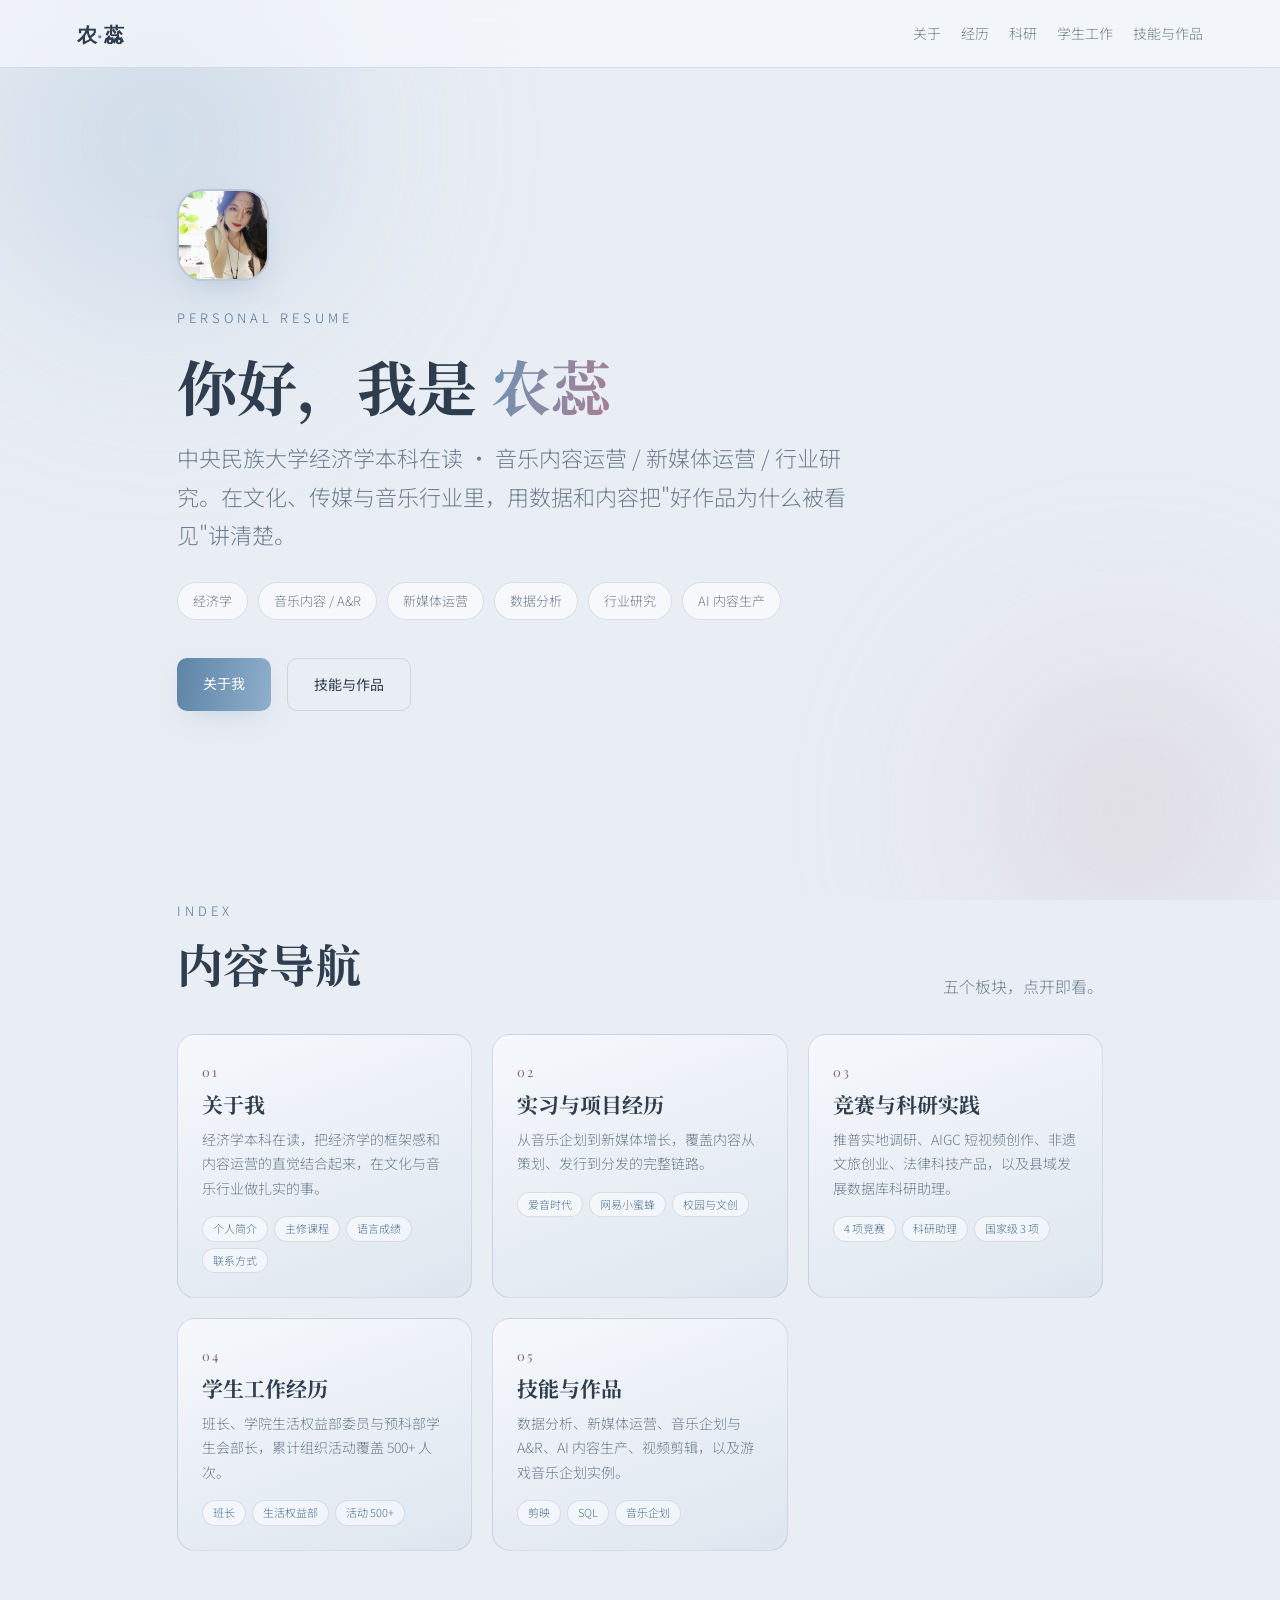
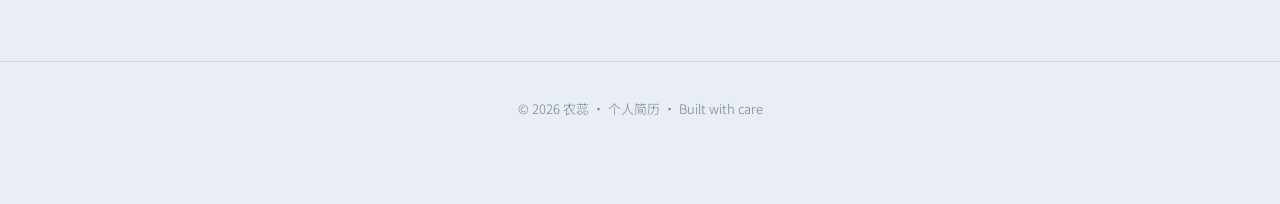
<file: index.html>
<!DOCTYPE html>
<html lang="zh-CN">
<head>
<meta charset="UTF-8" />
<meta name="viewport" content="width=device-width, initial-scale=1.0" />
<title>农蕊 · 个人简历</title>
<meta name="description" content="农蕊的个人简历 — 经济学 / 音乐内容运营 / 新媒体与行业研究" />
<link rel="preconnect" href="https://fonts.googleapis.com" />
<link rel="preconnect" href="https://fonts.gstatic.com" crossorigin />
<link href="https://fonts.googleapis.com/css2?family=Playfair+Display:wght@600;700;800&family=Noto+Serif+SC:wght@500;700&family=Noto+Sans+SC:wght@300;400;500&display=swap" rel="stylesheet" />
<link rel="stylesheet" href="assets/style.css" />
</head>
<body>
<div class="bg-fx"><div class="blob a"></div><div class="blob b"></div></div>

<nav>
  <a class="brand" href="index.html">农<span>·</span>蕊</a>
  <div class="nav-links">
    <a href="about.html">关于</a>
    <a href="experience.html">经历</a>
    <a href="research.html">科研</a>
    <a href="student.html">学生工作</a>
    <a href="works.html">技能与作品</a>
  </div>
</nav>

<section class="hero" id="top">
  <div class="avatar"><img src="assets/avatar.jpg" alt="农蕊头像" width="92" height="92" fetchpriority="high" decoding="async" /></div>
  <div class="eyebrow">PERSONAL RESUME</div>
  <h1>你好，我是 <span class="grad">农蕊</span></h1>
  <p class="lead">中央民族大学经济学本科在读 · 音乐内容运营 / 新媒体运营 / 行业研究。在文化、传媒与音乐行业里，用数据和内容把"好作品为什么被看见"讲清楚。</p>
  <div class="tags">
    <span class="tag">经济学</span>
    <span class="tag">音乐内容 / A&amp;R</span>
    <span class="tag">新媒体运营</span>
    <span class="tag">数据分析</span>
    <span class="tag">行业研究</span>
    <span class="tag">AI 内容生产</span>
  </div>
  <div class="cta">
    <a class="btn primary" href="about.html">关于我</a>
    <a class="btn ghost" href="works.html">技能与作品</a>
  </div>
</section>

<div class="hub">
  <div class="section-top">
    <div>
      <div class="eyebrow">INDEX</div>
      <h2 class="section-title">内容导航</h2>
    </div>
    <p class="section-sub" style="margin:0;">五个板块，点开即看。</p>
  </div>

  <div class="hub-grid">
    <a class="hub-card" href="about.html">
      <div class="no">01</div>
      <h3>关于我</h3>
      <p>经济学本科在读，把经济学的框架感和内容运营的直觉结合起来，在文化与音乐行业做扎实的事。</p>
      <div class="mini"><span>个人简介</span><span>主修课程</span><span>语言成绩</span><span>联系方式</span></div>
    </a>
    <a class="hub-card" href="experience.html">
      <div class="no">02</div>
      <h3>实习与项目经历</h3>
      <p>从音乐企划到新媒体增长，覆盖内容从策划、发行到分发的完整链路。</p>
      <div class="mini"><span>爱音时代</span><span>网易小蜜蜂</span><span>校园与文创</span></div>
    </a>
    <a class="hub-card" href="research.html">
      <div class="no">03</div>
      <h3>竞赛与科研实践</h3>
      <p>推普实地调研、AIGC 短视频创作、非遗文旅创业、法律科技产品，以及县域发展数据库科研助理。</p>
      <div class="mini"><span>4 项竞赛</span><span>科研助理</span><span>国家级 3 项</span></div>
    </a>
    <a class="hub-card" href="student.html">
      <div class="no">04</div>
      <h3>学生工作经历</h3>
      <p>班长、学院生活权益部委员与预科部学生会部长，累计组织活动覆盖 500+ 人次。</p>
      <div class="mini"><span>班长</span><span>生活权益部</span><span>活动 500+</span></div>
    </a>
    <a class="hub-card" href="works.html">
      <div class="no">05</div>
      <h3>技能与作品</h3>
      <p>数据分析、新媒体运营、音乐企划与 A&amp;R、AI 内容生产、视频剪辑，以及游戏音乐企划实例。</p>
      <div class="mini"><span>剪映</span><span>SQL</span><span>音乐企划</span></div>
    </a>
  </div>
</div>

<footer>© <span id="year"></span> 农蕊 · 个人简历 · Built with care</footer>

<script>
  document.getElementById('year').textContent = new Date().getFullYear();
  const io = new IntersectionObserver((entries) => {
    entries.forEach(e => {
      if (e.isIntersecting) {
        e.target.classList.add('in');
        e.target.querySelectorAll('.bar i').forEach(b => b.style.width = b.dataset.w + '%');
        io.unobserve(e.target);
      }
    });
  }, { threshold: 0.12 });
  document.querySelectorAll('.reveal').forEach(el => io.observe(el));
</script>
</body>
</html>
</file>
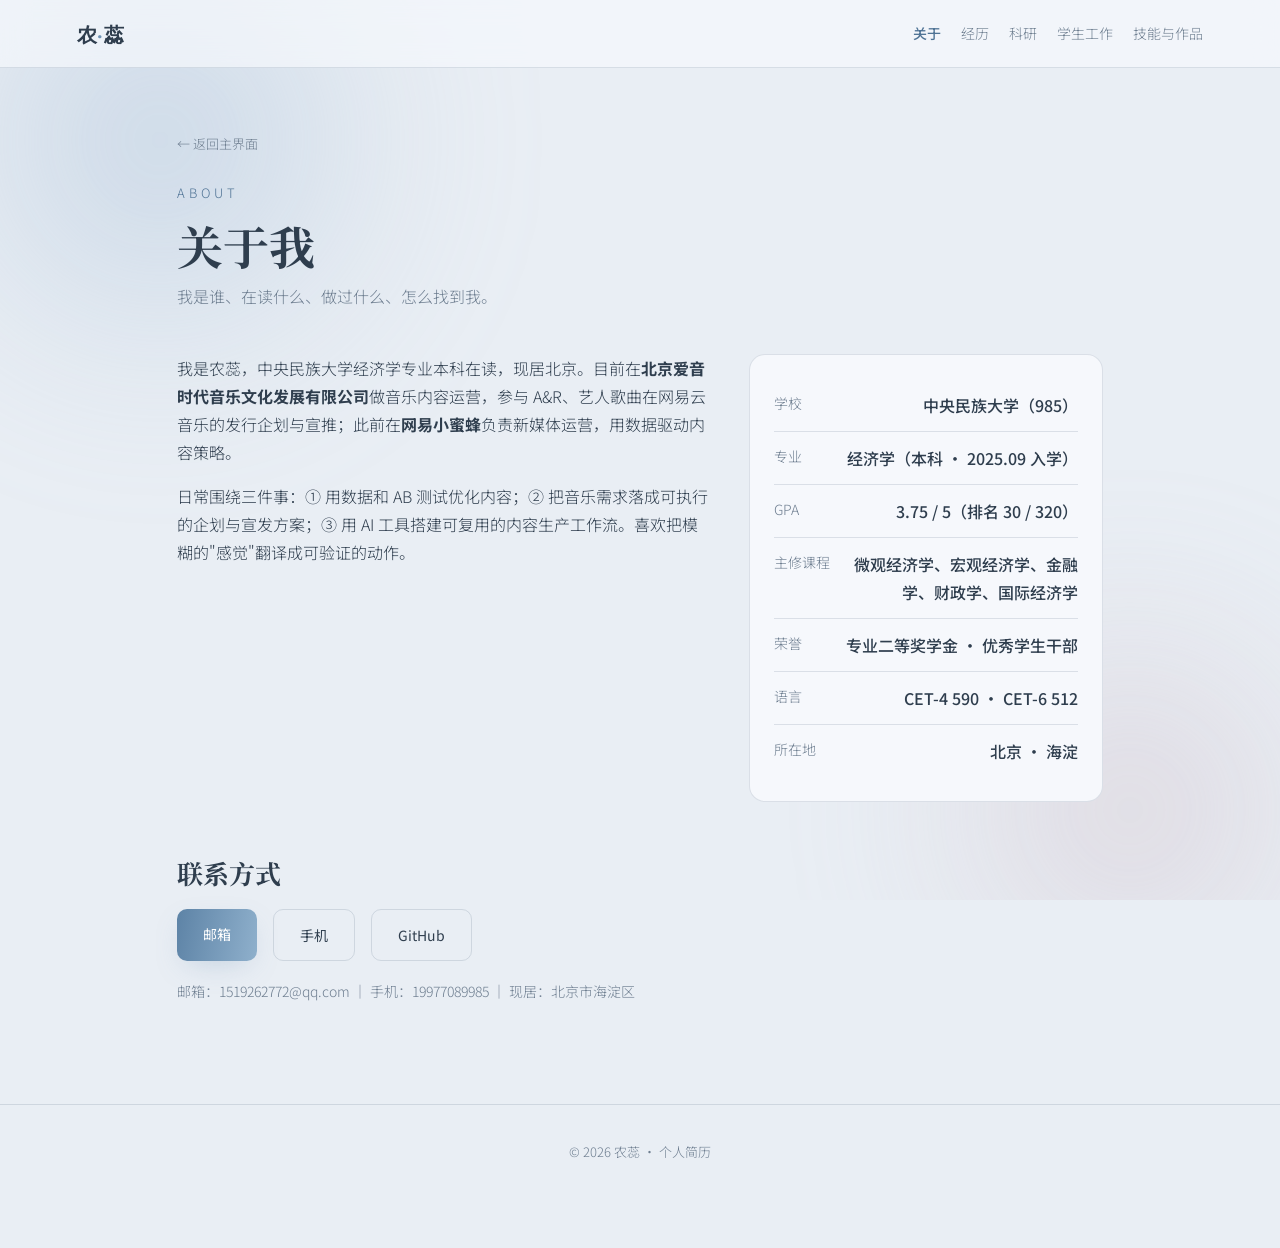
<file: about.html>
<!DOCTYPE html>
<html lang="zh-CN">
<head>
<meta charset="UTF-8" />
<meta name="viewport" content="width=device-width, initial-scale=1.0" />
<title>关于我 · 农蕊</title>
<meta name="description" content="农蕊 — 中央民族大学经济学本科在读，主修课程、GPA、荣誉奖项、语言成绩与联系方式" />
<link rel="preconnect" href="https://fonts.googleapis.com" />
<link rel="preconnect" href="https://fonts.gstatic.com" crossorigin />
<link href="https://fonts.googleapis.com/css2?family=Playfair+Display:wght@600;700;800&family=Noto+Serif+SC:wght@500;700&family=Noto+Sans+SC:wght@300;400;500&display=swap" rel="stylesheet" />
<link rel="stylesheet" href="assets/style.css" />
</head>
<body>
<div class="bg-fx"><div class="blob a"></div><div class="blob b"></div></div>

<nav>
  <a class="brand" href="index.html">农<span>·</span>蕊</a>
  <div class="nav-links">
    <a href="about.html" class="active">关于</a>
    <a href="experience.html">经历</a>
    <a href="research.html">科研</a>
    <a href="student.html">学生工作</a>
    <a href="works.html">技能与作品</a>
  </div>
</nav>

<section class="inner reveal">
  <a class="back-home" href="index.html">← 返回主界面</a>
  <div class="eyebrow">ABOUT</div>
  <h2 class="section-title">关于我</h2>
  <p class="section-sub">我是谁、在读什么、做过什么、怎么找到我。</p>

  <div class="about-grid">
    <div>
      <p>我是农蕊，中央民族大学经济学专业本科在读，现居北京。目前在<strong>北京爱音时代音乐文化发展有限公司</strong>做音乐内容运营，参与 A&amp;R、艺人歌曲在网易云音乐的发行企划与宣推；此前在<strong>网易小蜜蜂</strong>负责新媒体运营，用数据驱动内容策略。</p>
      <p>日常围绕三件事：① 用数据和 AB 测试优化内容；② 把音乐需求落成可执行的企划与宣发方案；③ 用 AI 工具搭建可复用的内容生产工作流。喜欢把模糊的"感觉"翻译成可验证的动作。</p>
    </div>
    <div class="stat-card">
      <div class="stat"><span class="k">学校</span><span class="v">中央民族大学（985）</span></div>
      <div class="stat"><span class="k">专业</span><span class="v">经济学（本科 · 2025.09 入学）</span></div>
      <div class="stat"><span class="k">GPA</span><span class="v">3.75 / 5（排名 30 / 320）</span></div>
      <div class="stat"><span class="k">主修课程</span><span class="v">微观经济学、宏观经济学、金融学、财政学、国际经济学</span></div>
      <div class="stat"><span class="k">荣誉</span><span class="v">专业二等奖学金 · 优秀学生干部</span></div>
      <div class="stat"><span class="k">语言</span><span class="v">CET-4 590 · CET-6 512</span></div>
      <div class="stat"><span class="k">所在地</span><span class="v">北京 · 海淀</span></div>
    </div>
  </div>

  <h3 class="block-title">联系方式</h3>
  <div class="links">
    <a class="btn primary" href="mailto:1519262772@qq.com">邮箱</a>
    <a class="btn ghost" href="tel:19977089985">手机</a>
    <a class="btn ghost" href="https://github.com/rui-20051006">GitHub</a>
  </div>
  <div class="line">邮箱：1519262772@qq.com ｜ 手机：19977089985 ｜ 现居：北京市海淀区</div>
</section>

<footer>© <span id="year"></span> 农蕊 · 个人简历</footer>

<script>
  document.getElementById('year').textContent = new Date().getFullYear();
  const io = new IntersectionObserver((entries) => {
    entries.forEach(e => {
      if (e.isIntersecting) {
        e.target.classList.add('in');
        e.target.querySelectorAll('.bar i').forEach(b => b.style.width = b.dataset.w + '%');
        io.unobserve(e.target);
      }
    });
  }, { threshold: 0.12 });
  document.querySelectorAll('.reveal').forEach(el => io.observe(el));
</script>
</body>
</html>
</file>
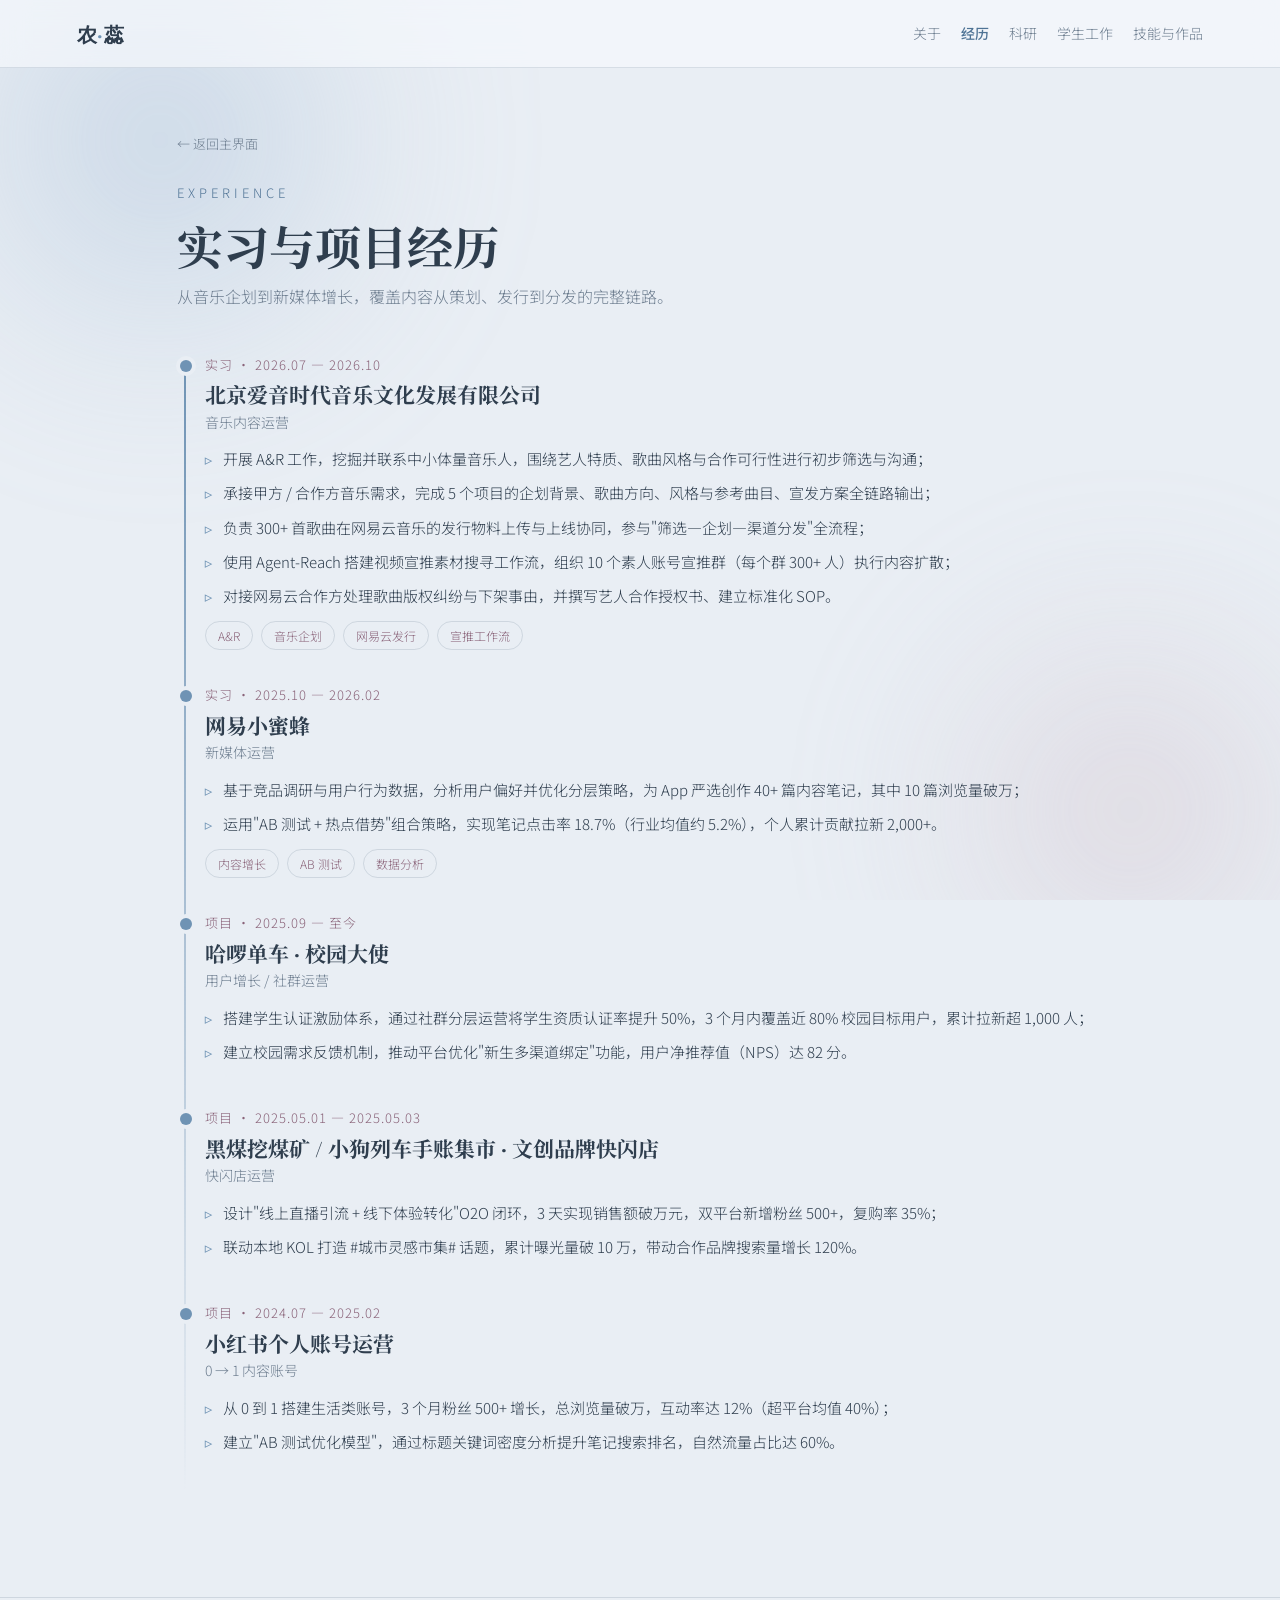
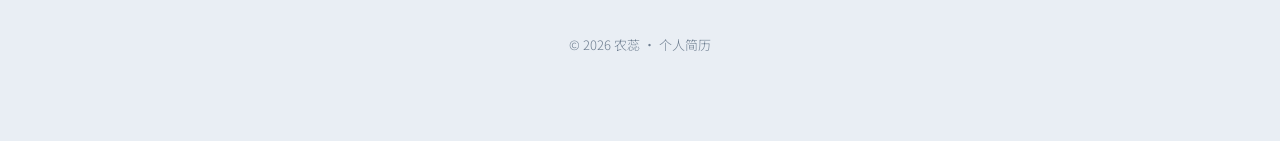
<file: experience.html>
<!DOCTYPE html>
<html lang="zh-CN">
<head>
<meta charset="UTF-8" />
<meta name="viewport" content="width=device-width, initial-scale=1.0" />
<title>实习与项目经历 · 农蕊</title>
<meta name="description" content="农蕊的实习与项目经历 — 爱音时代音乐内容运营、网易小蜜蜂新媒体运营、校园与文创项目" />
<link rel="preconnect" href="https://fonts.googleapis.com" />
<link rel="preconnect" href="https://fonts.gstatic.com" crossorigin />
<link href="https://fonts.googleapis.com/css2?family=Playfair+Display:wght@600;700;800&family=Noto+Serif+SC:wght@500;700&family=Noto+Sans+SC:wght@300;400;500&display=swap" rel="stylesheet" />
<link rel="stylesheet" href="assets/style.css" />
</head>
<body>
<div class="bg-fx"><div class="blob a"></div><div class="blob b"></div></div>

<nav>
  <a class="brand" href="index.html">农<span>·</span>蕊</a>
  <div class="nav-links">
    <a href="about.html">关于</a>
    <a href="experience.html" class="active">经历</a>
    <a href="research.html">科研</a>
    <a href="student.html">学生工作</a>
    <a href="works.html">技能与作品</a>
  </div>
</nav>

<section class="inner reveal">
  <a class="back-home" href="index.html">← 返回主界面</a>
  <div class="eyebrow">EXPERIENCE</div>
  <h2 class="section-title">实习与项目经历</h2>
  <p class="section-sub">从音乐企划到新媒体增长，覆盖内容从策划、发行到分发的完整链路。</p>

  <div class="timeline">
    <div class="item">
      <div class="meta">实习 · 2026.07 — 2026.10</div>
      <h3>北京爱音时代音乐文化发展有限公司</h3>
      <div class="org">音乐内容运营</div>
      <ul>
        <li>开展 A&amp;R 工作，挖掘并联系中小体量音乐人，围绕艺人特质、歌曲风格与合作可行性进行初步筛选与沟通；</li>
        <li>承接甲方 / 合作方音乐需求，完成 5 个项目的企划背景、歌曲方向、风格与参考曲目、宣发方案全链路输出；</li>
        <li>负责 300+ 首歌曲在网易云音乐的发行物料上传与上线协同，参与"筛选—企划—渠道分发"全流程；</li>
        <li>使用 Agent-Reach 搭建视频宣推素材搜寻工作流，组织 10 个素人账号宣推群（每个群 300+ 人）执行内容扩散；</li>
        <li>对接网易云合作方处理歌曲版权纠纷与下架事由，并撰写艺人合作授权书、建立标准化 SOP。</li>
      </ul>
      <div class="pill-row"><span class="pill">A&amp;R</span><span class="pill">音乐企划</span><span class="pill">网易云发行</span><span class="pill">宣推工作流</span></div>
    </div>
    <div class="item">
      <div class="meta">实习 · 2025.10 — 2026.02</div>
      <h3>网易小蜜蜂</h3>
      <div class="org">新媒体运营</div>
      <ul>
        <li>基于竞品调研与用户行为数据，分析用户偏好并优化分层策略，为 App 严选创作 40+ 篇内容笔记，其中 10 篇浏览量破万；</li>
        <li>运用"AB 测试 + 热点借势"组合策略，实现笔记点击率 18.7%（行业均值约 5.2%），个人累计贡献拉新 2,000+。</li>
      </ul>
      <div class="pill-row"><span class="pill">内容增长</span><span class="pill">AB 测试</span><span class="pill">数据分析</span></div>
    </div>
    <div class="item">
      <div class="meta">项目 · 2025.09 — 至今</div>
      <h3>哈啰单车 · 校园大使</h3>
      <div class="org">用户增长 / 社群运营</div>
      <ul>
        <li>搭建学生认证激励体系，通过社群分层运营将学生资质认证率提升 50%，3 个月内覆盖近 80% 校园目标用户，累计拉新超 1,000 人；</li>
        <li>建立校园需求反馈机制，推动平台优化"新生多渠道绑定"功能，用户净推荐值（NPS）达 82 分。</li>
      </ul>
    </div>
    <div class="item">
      <div class="meta">项目 · 2025.05.01 — 2025.05.03</div>
      <h3>黑煤挖煤矿 / 小狗列车手账集市 · 文创品牌快闪店</h3>
      <div class="org">快闪店运营</div>
      <ul>
        <li>设计"线上直播引流 + 线下体验转化"O2O 闭环，3 天实现销售额破万元，双平台新增粉丝 500+，复购率 35%；</li>
        <li>联动本地 KOL 打造 #城市灵感市集# 话题，累计曝光量破 10 万，带动合作品牌搜索量增长 120%。</li>
      </ul>
    </div>
    <div class="item">
      <div class="meta">项目 · 2024.07 — 2025.02</div>
      <h3>小红书个人账号运营</h3>
      <div class="org">0 → 1 内容账号</div>
      <ul>
        <li>从 0 到 1 搭建生活类账号，3 个月粉丝 500+ 增长，总浏览量破万，互动率达 12%（超平台均值 40%）；</li>
        <li>建立"AB 测试优化模型"，通过标题关键词密度分析提升笔记搜索排名，自然流量占比达 60%。</li>
      </ul>
    </div>
  </div>
</section>

<footer>© <span id="year"></span> 农蕊 · 个人简历</footer>

<script>
  document.getElementById('year').textContent = new Date().getFullYear();
  const io = new IntersectionObserver((entries) => {
    entries.forEach(e => {
      if (e.isIntersecting) {
        e.target.classList.add('in');
        e.target.querySelectorAll('.bar i').forEach(b => b.style.width = b.dataset.w + '%');
        io.unobserve(e.target);
      }
    });
  }, { threshold: 0.12 });
  document.querySelectorAll('.reveal').forEach(el => io.observe(el));
</script>
</body>
</html>
</file>
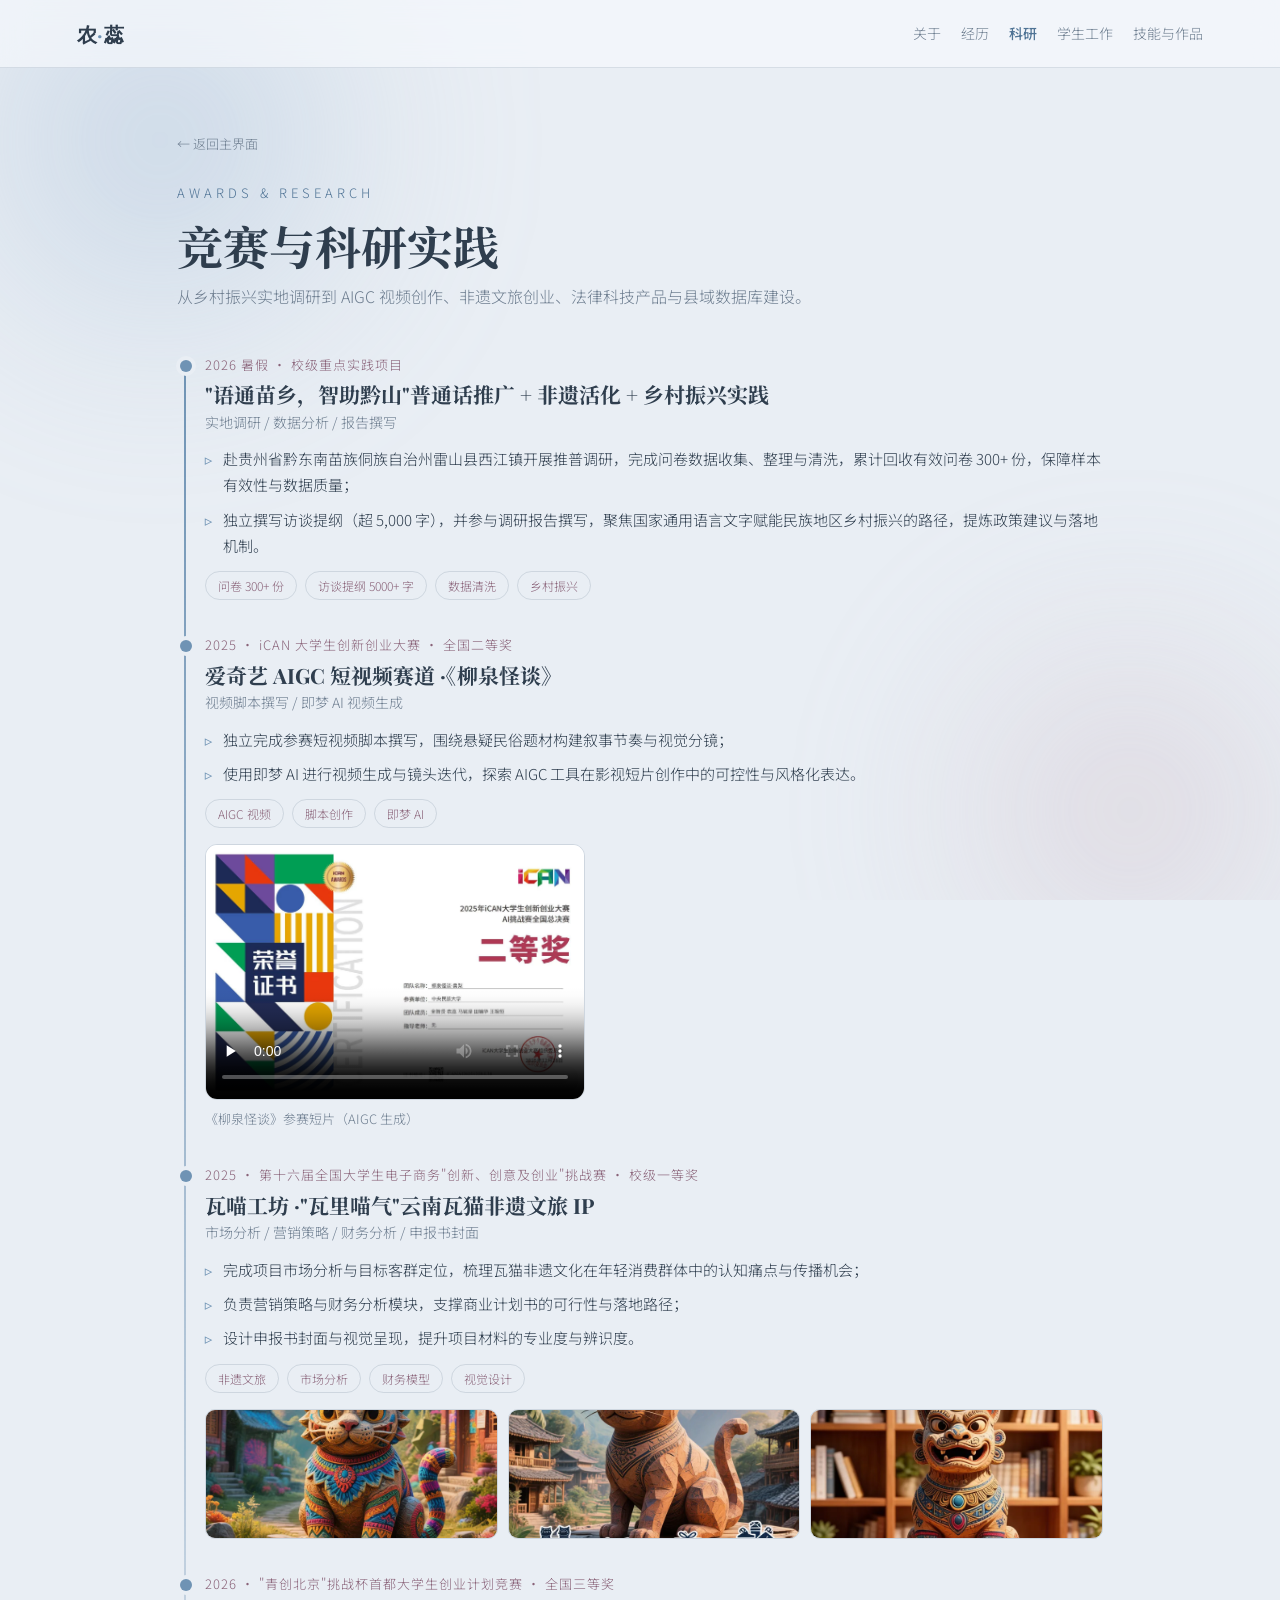
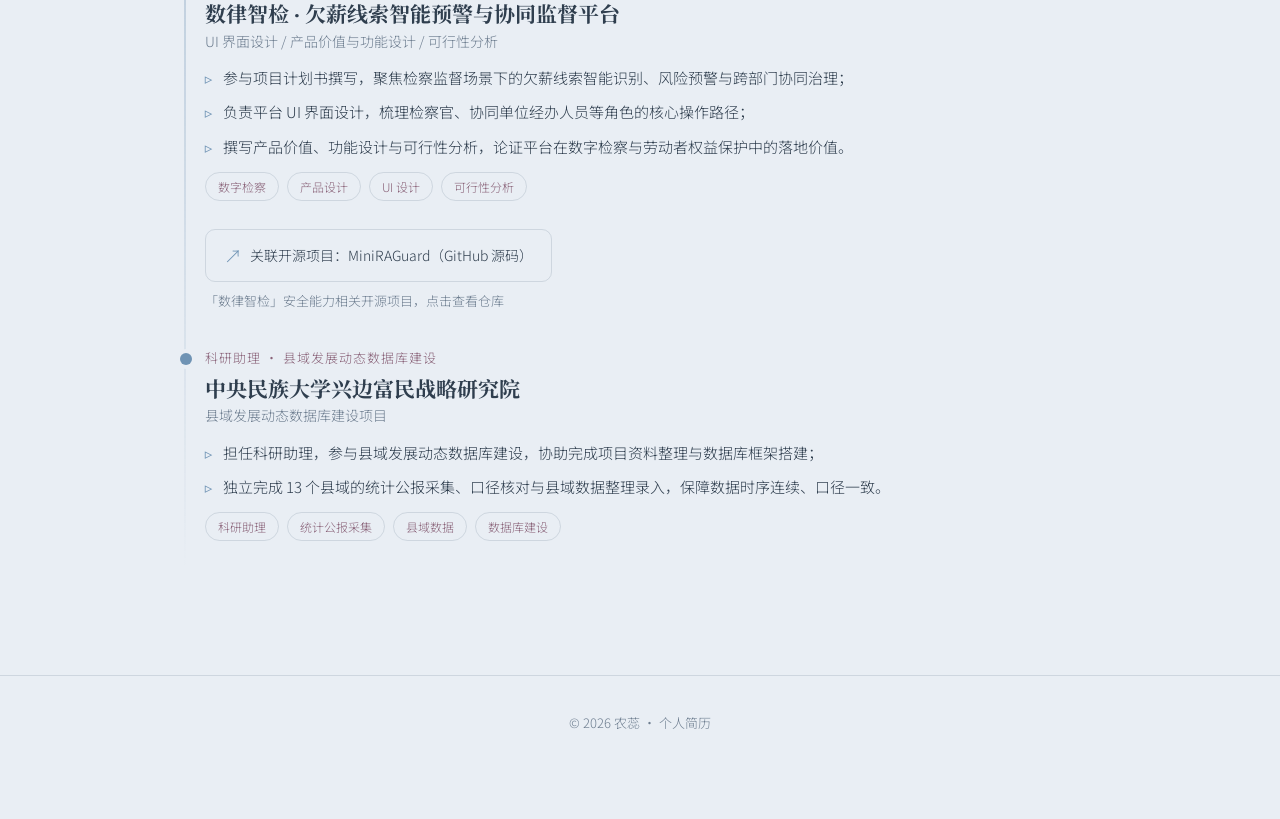
<file: research.html>
<!DOCTYPE html>
<html lang="zh-CN">
<head>
<meta charset="UTF-8" />
<meta name="viewport" content="width=device-width, initial-scale=1.0" />
<title>竞赛与科研实践 · 农蕊</title>
<meta name="description" content="农蕊的竞赛与科研实践 — 语通苗乡推普调研、iCAN AIGC 短片、瓦里喵气三创赛、数律智检挑战杯、县域发展数据库科研助理" />
<link rel="preconnect" href="https://fonts.googleapis.com" />
<link rel="preconnect" href="https://fonts.gstatic.com" crossorigin />
<link href="https://fonts.googleapis.com/css2?family=Playfair+Display:wght@600;700;800&family=Noto+Serif+SC:wght@500;700&family=Noto+Sans+SC:wght@300;400;500&display=swap" rel="stylesheet" />
<link rel="stylesheet" href="assets/style.css" />
</head>
<body>
<div class="bg-fx"><div class="blob a"></div><div class="blob b"></div></div>

<nav>
  <a class="brand" href="index.html">农<span>·</span>蕊</a>
  <div class="nav-links">
    <a href="about.html">关于</a>
    <a href="experience.html">经历</a>
    <a href="research.html" class="active">科研</a>
    <a href="student.html">学生工作</a>
    <a href="works.html">技能与作品</a>
  </div>
</nav>

<section class="inner reveal">
  <a class="back-home" href="index.html">← 返回主界面</a>
  <div class="eyebrow">AWARDS & RESEARCH</div>
  <h2 class="section-title">竞赛与科研实践</h2>
  <p class="section-sub">从乡村振兴实地调研到 AIGC 视频创作、非遗文旅创业、法律科技产品与县域数据库建设。</p>
  <div class="timeline">
    <div class="item">
      <div class="meta">2026 暑假 · 校级重点实践项目</div>
      <h3>"语通苗乡，智助黔山"普通话推广 + 非遗活化 + 乡村振兴实践</h3>
      <div class="org">实地调研 / 数据分析 / 报告撰写</div>
      <ul>
        <li>赴贵州省黔东南苗族侗族自治州雷山县西江镇开展推普调研，完成问卷数据收集、整理与清洗，累计回收有效问卷 300+ 份，保障样本有效性与数据质量；</li>
        <li>独立撰写访谈提纲（超 5,000 字），并参与调研报告撰写，聚焦国家通用语言文字赋能民族地区乡村振兴的路径，提炼政策建议与落地机制。</li>
      </ul>
      <div class="pill-row"><span class="pill">问卷 300+ 份</span><span class="pill">访谈提纲 5000+ 字</span><span class="pill">数据清洗</span><span class="pill">乡村振兴</span></div>
    </div>
    <div class="item">
      <div class="meta">2025 · iCAN 大学生创新创业大赛 · 全国二等奖</div>
      <h3>爱奇艺 AIGC 短视频赛道 ·《柳泉怪谈》</h3>
      <div class="org">视频脚本撰写 / 即梦 AI 视频生成</div>
      <ul>
        <li>独立完成参赛短视频脚本撰写，围绕悬疑民俗题材构建叙事节奏与视觉分镜；</li>
        <li>使用即梦 AI 进行视频生成与镜头迭代，探索 AIGC 工具在影视短片创作中的可控性与风格化表达。</li>
      </ul>
      <div class="pill-row"><span class="pill">AIGC 视频</span><span class="pill">脚本创作</span><span class="pill">即梦 AI</span></div>
      <div class="work-show">
        <video class="work-video" controls preload="none" playsinline poster="assets/works/liuquan_cover.jpg">
          <source src="assets/works/liuquan_video.mp4" type="video/mp4">
        </video>
        <div class="work-cap">《柳泉怪谈》参赛短片（AIGC 生成）</div>
      </div>
    </div>
    <div class="item">
      <div class="meta">2025 · 第十六届全国大学生电子商务"创新、创意及创业"挑战赛 · 校级一等奖</div>
      <h3>瓦喵工坊 ·"瓦里喵气"云南瓦猫非遗文旅 IP</h3>
      <div class="org">市场分析 / 营销策略 / 财务分析 / 申报书封面</div>
      <ul>
        <li>完成项目市场分析与目标客群定位，梳理瓦猫非遗文化在年轻消费群体中的认知痛点与传播机会；</li>
        <li>负责营销策略与财务分析模块，支撑商业计划书的可行性与落地路径；</li>
        <li>设计申报书封面与视觉呈现，提升项目材料的专业度与辨识度。</li>
      </ul>
      <div class="pill-row"><span class="pill">非遗文旅</span><span class="pill">市场分析</span><span class="pill">财务模型</span><span class="pill">视觉设计</span></div>
      <div class="work-show">
        <div class="work-gallery">
          <img src="assets/works/wamiao1.webp" alt="瓦喵工坊作品图1" loading="lazy" decoding="async" />
          <img src="assets/works/wamiao2.webp" alt="瓦喵工坊作品图2" loading="lazy" decoding="async" />
          <img src="assets/works/wamiao3.webp" alt="瓦喵工坊作品图3" loading="lazy" decoding="async" />
        </div>
      </div>
    </div>
    <div class="item">
      <div class="meta">2026 · "青创北京"挑战杯首都大学生创业计划竞赛 · 全国三等奖</div>
      <h3>数律智检 · 欠薪线索智能预警与协同监督平台</h3>
      <div class="org">UI 界面设计 / 产品价值与功能设计 / 可行性分析</div>
      <ul>
        <li>参与项目计划书撰写，聚焦检察监督场景下的欠薪线索智能识别、风险预警与跨部门协同治理；</li>
        <li>负责平台 UI 界面设计，梳理检察官、协同单位经办人员等角色的核心操作路径；</li>
        <li>撰写产品价值、功能设计与可行性分析，论证平台在数字检察与劳动者权益保护中的落地价值。</li>
      </ul>
      <div class="pill-row"><span class="pill">数字检察</span><span class="pill">产品设计</span><span class="pill">UI 设计</span><span class="pill">可行性分析</span></div>
      <div class="work-show">
        <a class="work-file" href="https://github.com/KardeniaPoyu/MiniRAGuard" target="_blank" rel="noopener">
          <span class="ic">↗</span>关联开源项目：MiniRAGuard（GitHub 源码）
        </a>
        <div class="work-cap">「数律智检」安全能力相关开源项目，点击查看仓库</div>
      </div>
    </div>
    <div class="item">
      <div class="meta">科研助理 · 县域发展动态数据库建设</div>
      <h3>中央民族大学兴边富民战略研究院</h3>
      <div class="org">县域发展动态数据库建设项目</div>
      <ul>
        <li>担任科研助理，参与县域发展动态数据库建设，协助完成项目资料整理与数据库框架搭建；</li>
        <li>独立完成 13 个县域的统计公报采集、口径核对与县域数据整理录入，保障数据时序连续、口径一致。</li>
      </ul>
      <div class="pill-row"><span class="pill">科研助理</span><span class="pill">统计公报采集</span><span class="pill">县域数据</span><span class="pill">数据库建设</span></div>
    </div>
  </div>
</section>

<footer>© <span id="year"></span> 农蕊 · 个人简历</footer>

<script>
  document.getElementById('year').textContent = new Date().getFullYear();
  const io = new IntersectionObserver((entries) => {
    entries.forEach(e => {
      if (e.isIntersecting) {
        e.target.classList.add('in');
        e.target.querySelectorAll('.bar i').forEach(b => b.style.width = b.dataset.w + '%');
        io.unobserve(e.target);
      }
    });
  }, { threshold: 0.12 });
  document.querySelectorAll('.reveal').forEach(el => io.observe(el));
</script>
</body>
</html>
</file>
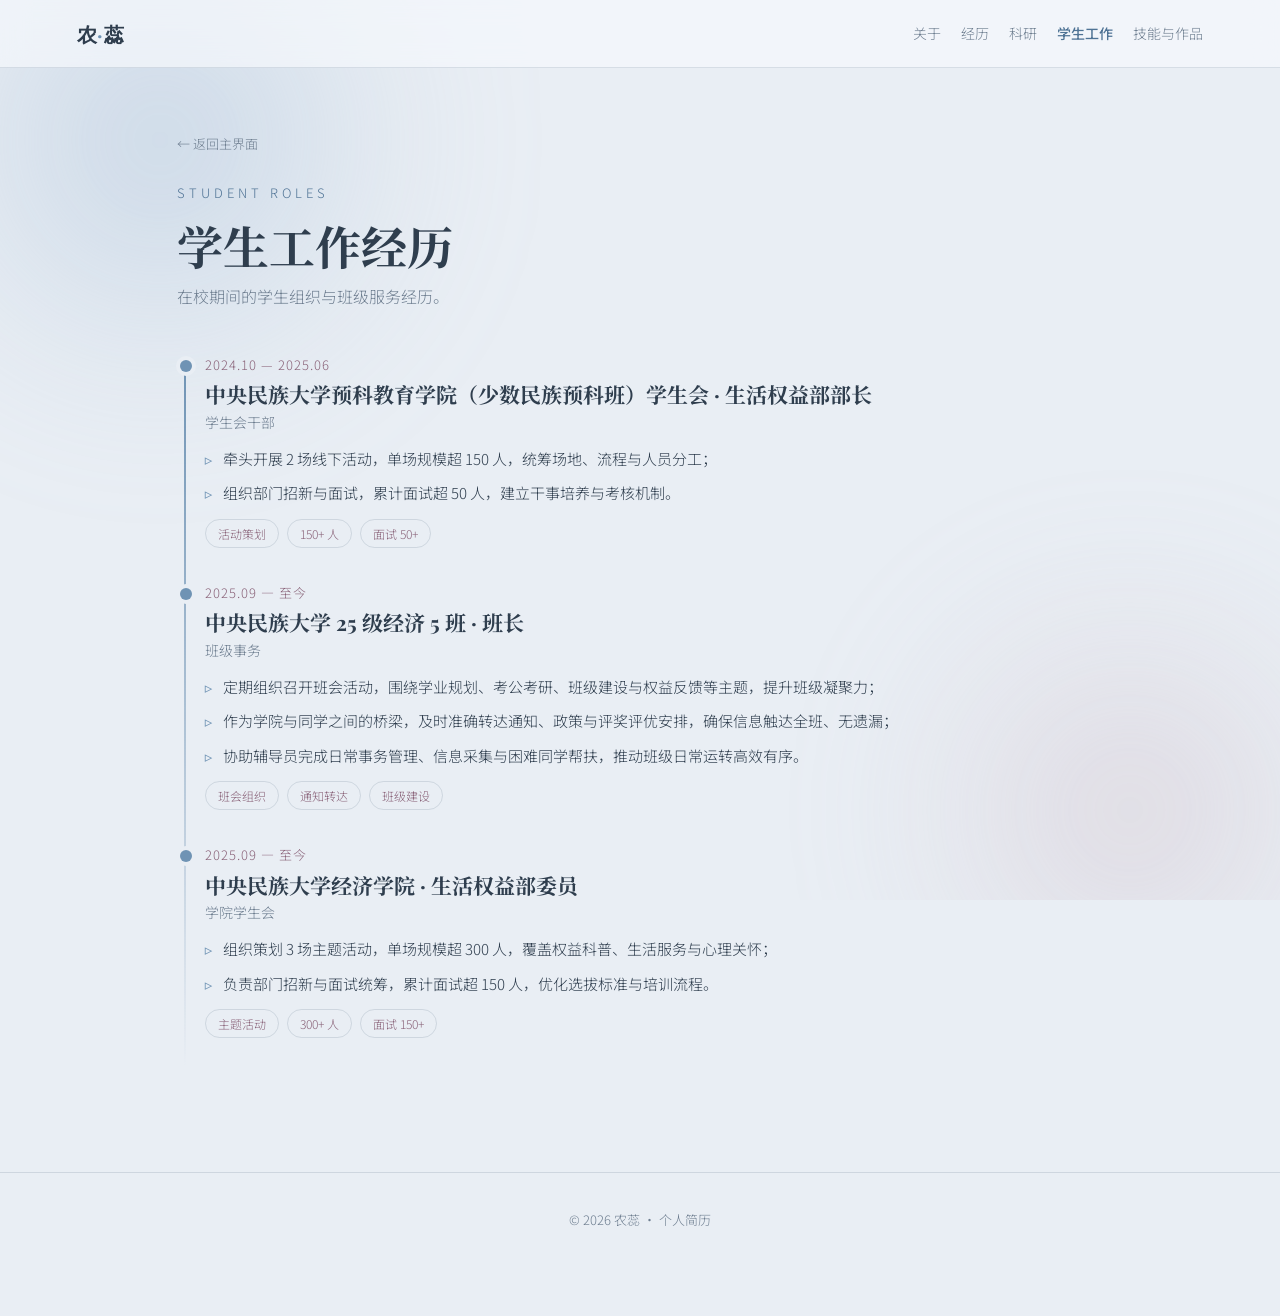
<file: student.html>
<!DOCTYPE html>
<html lang="zh-CN">
<head>
<meta charset="UTF-8" />
<meta name="viewport" content="width=device-width, initial-scale=1.0" />
<title>学生工作经历 · 农蕊</title>
<meta name="description" content="农蕊的学生工作经历 — 班长、经济学院生活权益部委员、预科教育学院学生会生活权益部部长" />
<link rel="preconnect" href="https://fonts.googleapis.com" />
<link rel="preconnect" href="https://fonts.gstatic.com" crossorigin />
<link href="https://fonts.googleapis.com/css2?family=Playfair+Display:wght@600;700;800&family=Noto+Serif+SC:wght@500;700&family=Noto+Sans+SC:wght@300;400;500&display=swap" rel="stylesheet" />
<link rel="stylesheet" href="assets/style.css" />
</head>
<body>
<div class="bg-fx"><div class="blob a"></div><div class="blob b"></div></div>

<nav>
  <a class="brand" href="index.html">农<span>·</span>蕊</a>
  <div class="nav-links">
    <a href="about.html">关于</a>
    <a href="experience.html">经历</a>
    <a href="research.html">科研</a>
    <a href="student.html" class="active">学生工作</a>
    <a href="works.html">技能与作品</a>
  </div>
</nav>

<section class="inner reveal">
  <a class="back-home" href="index.html">← 返回主界面</a>
  <div class="eyebrow">STUDENT ROLES</div>
  <h2 class="section-title">学生工作经历</h2>
  <p class="section-sub">在校期间的学生组织与班级服务经历。</p>

  <div class="timeline">
    <div class="item">
      <div class="meta">2024.10 — 2025.06</div>
      <h3>中央民族大学预科教育学院（少数民族预科班）学生会 · 生活权益部部长</h3>
      <div class="org">学生会干部</div>
      <ul>
        <li>牵头开展 2 场线下活动，单场规模超 150 人，统筹场地、流程与人员分工；</li>
        <li>组织部门招新与面试，累计面试超 50 人，建立干事培养与考核机制。</li>
      </ul>
      <div class="pill-row"><span class="pill">活动策划</span><span class="pill">150+ 人</span><span class="pill">面试 50+</span></div>
    </div>
    <div class="item">
      <div class="meta">2025.09 — 至今</div>
      <h3>中央民族大学 25 级经济 5 班 · 班长</h3>
      <div class="org">班级事务</div>
      <ul>
        <li>定期组织召开班会活动，围绕学业规划、考公考研、班级建设与权益反馈等主题，提升班级凝聚力；</li>
        <li>作为学院与同学之间的桥梁，及时准确转达通知、政策与评奖评优安排，确保信息触达全班、无遗漏；</li>
        <li>协助辅导员完成日常事务管理、信息采集与困难同学帮扶，推动班级日常运转高效有序。</li>
      </ul>
      <div class="pill-row"><span class="pill">班会组织</span><span class="pill">通知转达</span><span class="pill">班级建设</span></div>
    </div>
    <div class="item">
      <div class="meta">2025.09 — 至今</div>
      <h3>中央民族大学经济学院 · 生活权益部委员</h3>
      <div class="org">学院学生会</div>
      <ul>
        <li>组织策划 3 场主题活动，单场规模超 300 人，覆盖权益科普、生活服务与心理关怀；</li>
        <li>负责部门招新与面试统筹，累计面试超 150 人，优化选拔标准与培训流程。</li>
      </ul>
      <div class="pill-row"><span class="pill">主题活动</span><span class="pill">300+ 人</span><span class="pill">面试 150+</span></div>
    </div>
  </div>
</section>

<footer>© <span id="year"></span> 农蕊 · 个人简历</footer>

<script>
  document.getElementById('year').textContent = new Date().getFullYear();
  const io = new IntersectionObserver((entries) => {
    entries.forEach(e => {
      if (e.isIntersecting) {
        e.target.classList.add('in');
        e.target.querySelectorAll('.bar i').forEach(b => b.style.width = b.dataset.w + '%');
        io.unobserve(e.target);
      }
    });
  }, { threshold: 0.12 });
  document.querySelectorAll('.reveal').forEach(el => io.observe(el));
</script>
</body>
</html>
</file>
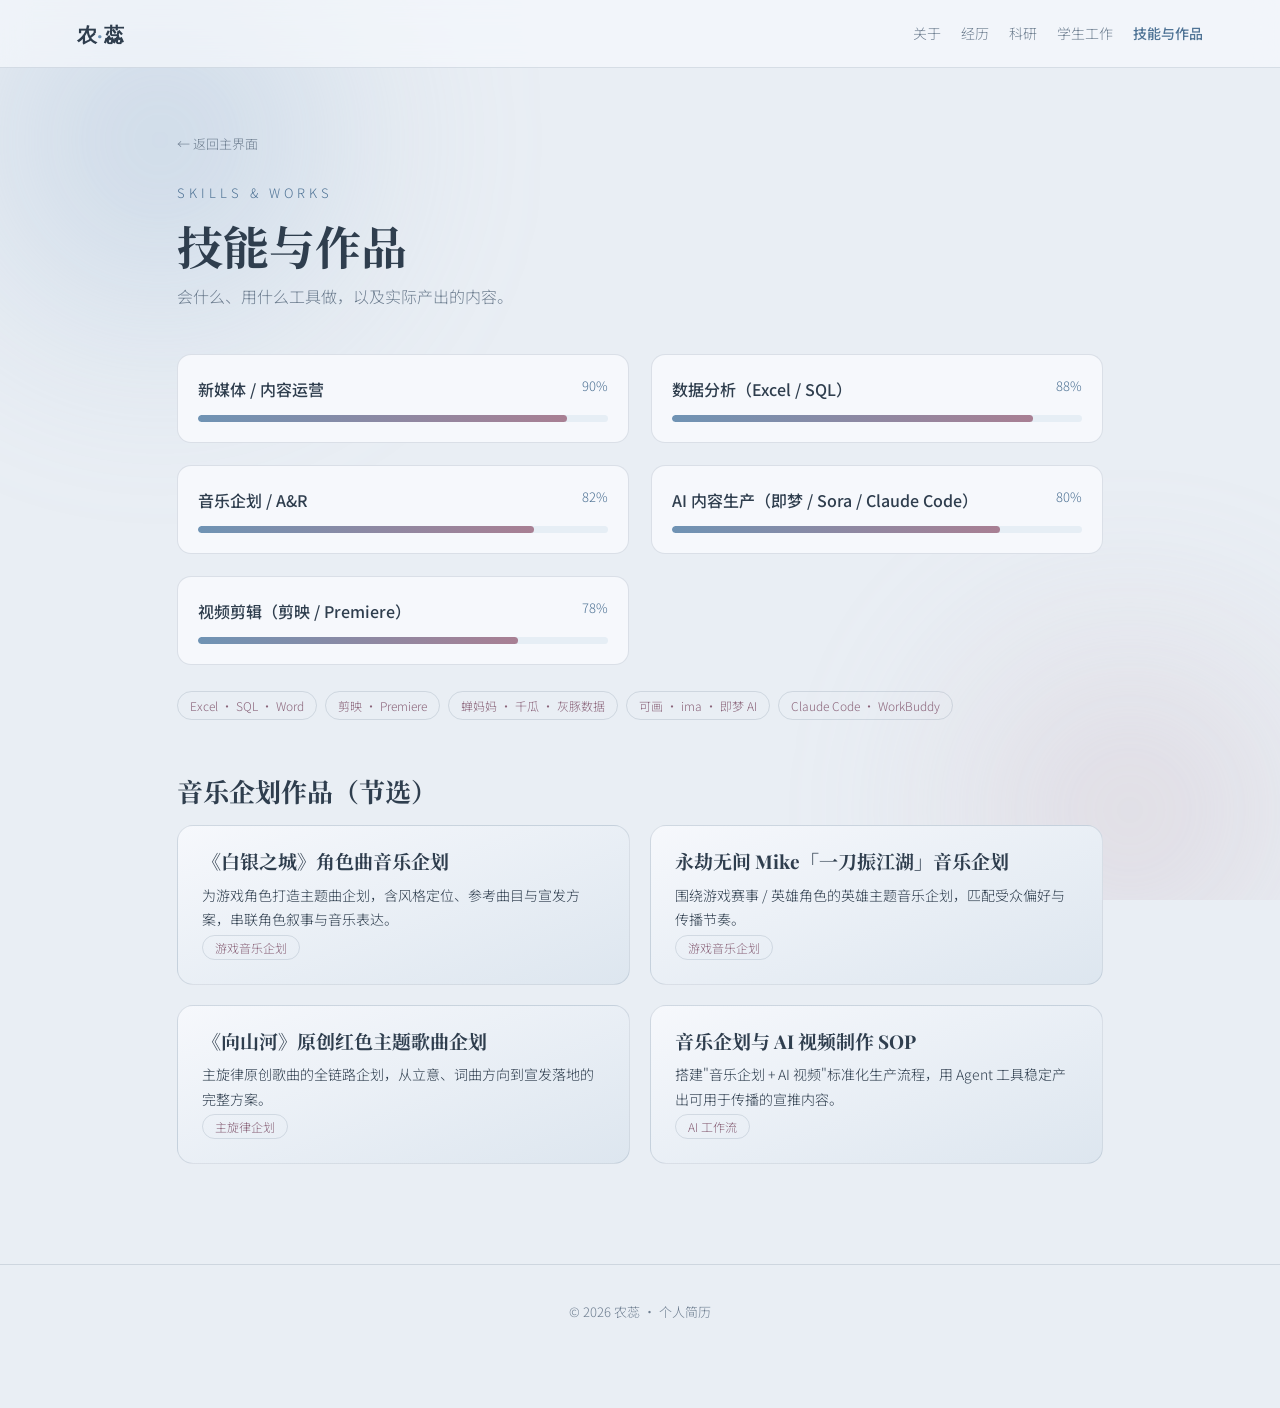
<file: works.html>
<!DOCTYPE html>
<html lang="zh-CN">
<head>
<meta charset="UTF-8" />
<meta name="viewport" content="width=device-width, initial-scale=1.0" />
<title>技能与作品 · 农蕊</title>
<meta name="description" content="农蕊的技能（数据分析、新媒体运营、音乐企划、AI 内容生产、视频剪辑剪映）与音乐企划作品" />
<link rel="preconnect" href="https://fonts.googleapis.com" />
<link rel="preconnect" href="https://fonts.gstatic.com" crossorigin />
<link href="https://fonts.googleapis.com/css2?family=Playfair+Display:wght@600;700;800&family=Noto+Serif+SC:wght@500;700&family=Noto+Sans+SC:wght@300;400;500&display=swap" rel="stylesheet" />
<link rel="stylesheet" href="assets/style.css" />
</head>
<body>
<div class="bg-fx"><div class="blob a"></div><div class="blob b"></div></div>

<nav>
  <a class="brand" href="index.html">农<span>·</span>蕊</a>
  <div class="nav-links">
    <a href="about.html">关于</a>
    <a href="experience.html">经历</a>
    <a href="research.html">科研</a>
    <a href="student.html">学生工作</a>
    <a href="works.html" class="active">技能与作品</a>
  </div>
</nav>

<section class="inner reveal">
  <a class="back-home" href="index.html">← 返回主界面</a>
  <div class="eyebrow">SKILLS &amp; WORKS</div>
  <h2 class="section-title">技能与作品</h2>
  <p class="section-sub">会什么、用什么工具做，以及实际产出的内容。</p>

  <div class="skill-grid">
    <div class="skill"><div class="top"><b>新媒体 / 内容运营</b><span>90%</span></div><div class="bar"><i data-w="90"></i></div></div>
    <div class="skill"><div class="top"><b>数据分析（Excel / SQL）</b><span>88%</span></div><div class="bar"><i data-w="88"></i></div></div>
    <div class="skill"><div class="top"><b>音乐企划 / A&amp;R</b><span>82%</span></div><div class="bar"><i data-w="82"></i></div></div>
    <div class="skill"><div class="top"><b>AI 内容生产（即梦 / Sora / Claude Code）</b><span>80%</span></div><div class="bar"><i data-w="80"></i></div></div>
    <div class="skill"><div class="top"><b>视频剪辑（剪映 / Premiere）</b><span>78%</span></div><div class="bar"><i data-w="78"></i></div></div>
  </div>

  <div class="pill-row" style="margin-top:26px;">
    <span class="pill">Excel · SQL · Word</span>
    <span class="pill">剪映 · Premiere</span>
    <span class="pill">蝉妈妈 · 千瓜 · 灰豚数据</span>
    <span class="pill">可画 · ima · 即梦 AI</span>
    <span class="pill">Claude Code · WorkBuddy</span>
  </div>

  <h3 class="block-title">音乐企划作品（节选）</h3>
  <div class="proj-grid">
    <div class="proj">
      <h3>《白银之城》角色曲音乐企划</h3>
      <p>为游戏角色打造主题曲企划，含风格定位、参考曲目与宣发方案，串联角色叙事与音乐表达。</p>
      <span class="pill">游戏音乐企划</span>
    </div>
    <div class="proj">
      <h3>永劫无间 Mike「一刀振江湖」音乐企划</h3>
      <p>围绕游戏赛事 / 英雄角色的英雄主题音乐企划，匹配受众偏好与传播节奏。</p>
      <span class="pill">游戏音乐企划</span>
    </div>
    <div class="proj">
      <h3>《向山河》原创红色主题歌曲企划</h3>
      <p>主旋律原创歌曲的全链路企划，从立意、词曲方向到宣发落地的完整方案。</p>
      <span class="pill">主旋律企划</span>
    </div>
    <div class="proj">
      <h3>音乐企划与 AI 视频制作 SOP</h3>
      <p>搭建"音乐企划 + AI 视频"标准化生产流程，用 Agent 工具稳定产出可用于传播的宣推内容。</p>
      <span class="pill">AI 工作流</span>
    </div>
  </div>
</section>

<footer>© <span id="year"></span> 农蕊 · 个人简历</footer>

<script>
  document.getElementById('year').textContent = new Date().getFullYear();
  const io = new IntersectionObserver((entries) => {
    entries.forEach(e => {
      if (e.isIntersecting) {
        e.target.classList.add('in');
        e.target.querySelectorAll('.bar i').forEach(b => b.style.width = b.dataset.w + '%');
        io.unobserve(e.target);
      }
    });
  }, { threshold: 0.12 });
  document.querySelectorAll('.reveal').forEach(el => io.observe(el));
</script>
</body>
</html>
</file>
<file: assets/style.css>
:root {
  --bg: #e9eef4;
  --bg-2: #dde6ef;
  --surface: #f6f8fc;
  --surface-2: #e6eef5;
  --line: rgba(70, 95, 120, 0.16);
  --text: #2f3e4e;
  --muted: #6e7e90;
  --accent: #6f93b4;
  --accent-2: #a87f93;
  /* 小字专用加深色：与浅底对比 ≥4.5:1（WCAG AA），只用于 ≤14px 的文字 */
  --accent-ink: #4f7395;
  --accent-2-ink: #8a6379;
  --glow: rgba(111, 147, 180, 0.35);
  --maxw: 1080px;
}
* { box-sizing: border-box; margin: 0; padding: 0; }
html { scroll-behavior: smooth; }
body {
  font-family: "Noto Sans SC", system-ui, -apple-system, "Segoe UI", sans-serif;
  background: var(--bg);
  color: var(--text);
  line-height: 1.75;
  font-weight: 300;
  overflow-x: hidden;
}
::selection { background: var(--accent); color: #ffffff; }
noscript .reveal { opacity: 1 !important; transform: none !important; }

.bg-fx { position: fixed; inset: 0; z-index: -1; overflow: hidden; }
.blob { position: absolute; border-radius: 50%; filter: blur(90px); opacity: 0.5; }
.blob.a { width: 520px; height: 520px; background: radial-gradient(circle, #9db8d4, transparent 70%); top: -120px; left: -100px; animation: float1 16s ease-in-out infinite; }
.blob.b { width: 460px; height: 460px; background: radial-gradient(circle, #cbb4c0, transparent 70%); bottom: -140px; right: -80px; opacity: 0.45; animation: float2 19s ease-in-out infinite; }
@keyframes float1 { 0%,100% { transform: translate(0,0); } 50% { transform: translate(60px, 40px); } }
@keyframes float2 { 0%,100% { transform: translate(0,0); } 50% { transform: translate(-50px, -40px); } }

nav {
  position: fixed; top: 0; left: 0; right: 0; z-index: 50;
  display: flex; align-items: center; justify-content: space-between;
  padding: 16px 6vw; backdrop-filter: blur(14px);
  background: rgba(246, 248, 252, 0.7); border-bottom: 1px solid var(--line);
}
.brand { font-family: "Playfair Display", serif; font-weight: 700; font-size: 20px; letter-spacing: 0.5px; text-decoration: none; color: var(--text); }
.brand span { color: var(--accent); }
.nav-links { display: flex; gap: 20px; flex-wrap: wrap; }
.nav-links a { color: var(--muted); text-decoration: none; font-size: 14px; transition: color .25s; }
.nav-links a:hover { color: var(--text); }
.nav-links a.active { color: var(--accent-ink); font-weight: 500; }

section { padding: 100px 6vw; max-width: var(--maxw); margin: 0 auto; }
.eyebrow { font-size: 13px; letter-spacing: 4px; text-transform: uppercase; color: var(--accent-ink); margin-bottom: 14px; }
h1, h2, h3 { font-family: "Playfair Display", "Noto Serif SC", serif; font-weight: 700; line-height: 1.2; }

.hero { min-height: 100vh; display: flex; flex-direction: column; justify-content: center; max-width: var(--maxw); }
.hero .avatar {
  width: 92px; height: 92px; border-radius: 26px; overflow: hidden;
  margin-bottom: 26px; box-shadow: 0 12px 30px -10px var(--glow);
  border: 2px solid rgba(70,95,120,0.2);
}
.hero .avatar img { width: 100%; height: 100%; object-fit: cover; display: block; }
.hero h1 { font-size: clamp(38px, 5.5vw, 60px); margin: 6px 0 16px; }
.hero h1 .grad { background: linear-gradient(100deg, var(--accent), var(--accent-2)); -webkit-background-clip: text; background-clip: text; color: transparent; }
.hero .lead { font-size: clamp(16px, 2.4vw, 22px); color: var(--muted); max-width: 680px; }
.hero .tags { display: flex; flex-wrap: wrap; gap: 10px; margin-top: 28px; }
.tag { border: 1px solid var(--line); padding: 7px 15px; border-radius: 999px; font-size: 13px; color: var(--muted); background: var(--surface); }
.cta { margin-top: 38px; display: flex; gap: 16px; flex-wrap: wrap; }
.btn { padding: 13px 26px; border-radius: 10px; text-decoration: none; font-size: 14px; font-weight: 400; transition: transform .2s, box-shadow .2s; display: inline-block; }
.btn.primary { background: linear-gradient(100deg, #5d83a6, #8fb0cc); color: #ffffff; box-shadow: 0 10px 30px -10px var(--glow); }
.btn.primary:hover { transform: translateY(-2px); box-shadow: 0 16px 40px -12px var(--glow); }
.btn.ghost { border: 1px solid var(--line); color: var(--text); }
.btn.ghost:hover { border-color: var(--accent); }

h2.section-title { font-size: clamp(30px, 5vw, 46px); margin-bottom: 8px; }
.section-sub { color: var(--muted); margin-bottom: 44px; max-width: 660px; }

/* ---------- 子页面容器 ---------- */
.inner { padding: 128px 6vw 100px; }
.inner-head { max-width: 780px; margin-bottom: 48px; }
.back-home { display: inline-flex; align-items: center; gap: 8px; margin-bottom: 26px; font-size: 13px; color: var(--muted); text-decoration: none; }
.back-home:hover { color: var(--accent-ink); }

/* ---------- 主界面入口卡片 ---------- */
.hub {
  max-width: var(--maxw); margin: 0 auto; padding: 0 6vw 110px;
}
.hub .section-top { display: flex; align-items: flex-end; justify-content: space-between; gap: 20px; flex-wrap: wrap; margin-bottom: 34px; }
.hub-grid { display: grid; grid-template-columns: repeat(auto-fill, minmax(285px, 1fr)); gap: 20px; }
.hub-card {
  display: block; text-decoration: none; color: inherit;
  background: linear-gradient(160deg, var(--surface), var(--bg-2));
  border: 1px solid var(--line); border-radius: 18px; padding: 26px 24px 24px;
  transition: transform .28s cubic-bezier(.2,.7,.3,1), border-color .28s, box-shadow .28s;
  position: relative; overflow: hidden;
}
.hub-card::after {
  content: "→"; position: absolute; right: 22px; top: 22px;
  color: var(--accent); font-size: 20px; opacity: 0; transform: translateX(-8px);
  transition: opacity .28s, transform .28s;
}
.hub-card:hover { transform: translateY(-6px); border-color: var(--accent); box-shadow: 0 20px 44px -26px var(--glow); }
.hub-card:hover::after { opacity: 1; transform: translateX(0); }
.hub-card .no { font-family: "Playfair Display", serif; font-size: 13px; color: var(--accent-2-ink); letter-spacing: 2px; }
.hub-card h3 { font-size: 21px; margin: 8px 0 10px; }
.hub-card p { font-size: 14px; color: var(--muted); }
.hub-card .mini { display: flex; gap: 6px; flex-wrap: wrap; margin-top: 16px; }
.hub-card .mini span { font-size: 11px; color: var(--accent-ink); border: 1px solid var(--line); padding: 2px 10px; border-radius: 999px; background: rgba(255,255,255,.5); }

/* ---------- 关于 ---------- */
.about-grid { display: grid; grid-template-columns: 1.5fr 1fr; gap: 40px; align-items: start; }
.about-grid p { color: var(--text); }
.about-grid p + p { margin-top: 16px; }
.stat-card { background: var(--surface); border: 1px solid var(--line); border-radius: 16px; padding: 24px; }
.stat { display: flex; justify-content: space-between; padding: 12px 0; border-bottom: 1px solid var(--line); gap: 12px; }
.stat:last-child { border-bottom: none; }
.stat .k { color: var(--muted); font-size: 14px; white-space: nowrap; }
.stat .v { font-weight: 500; text-align: right; }

/* ---------- 通用小标题 / 行动条 ---------- */
.block-title { font-family: "Playfair Display", "Noto Serif SC", serif; font-size: clamp(20px, 2.6vw, 26px); font-weight: 700; margin: 56px 0 18px; }
.links { display: flex; gap: 16px; flex-wrap: wrap; margin-top: 20px; }
.line { color: var(--muted); font-size: 14px; margin-top: 18px; }

/* ---------- 时间线 ---------- */
.timeline { position: relative; padding-left: 28px; }
.timeline::before { content: ""; position: absolute; left: 7px; top: 6px; bottom: 6px; width: 2px; background: linear-gradient(var(--accent), transparent); }
.item { position: relative; padding-bottom: 34px; }
.item::before { content: ""; position: absolute; left: -25px; top: 6px; width: 12px; height: 12px; border-radius: 50%; background: var(--accent); box-shadow: 0 0 0 4px var(--bg); }
.item .meta { color: var(--accent-2-ink); font-size: 13px; letter-spacing: 1px; }
.item h3 { font-size: 21px; margin: 6px 0 2px; }
.item .org { color: var(--muted); font-size: 14px; margin-bottom: 12px; }
.item ul { list-style: none; }
.item ul li { color: var(--text); font-size: 15px; padding-left: 18px; position: relative; margin-bottom: 8px; }
.item ul li::before { content: "▹"; position: absolute; left: 0; color: var(--accent); }

.pill-row { display: flex; gap: 8px; flex-wrap: wrap; margin-top: 12px; }
.pill { font-size: 12px; color: var(--accent-2-ink); border: 1px solid var(--line); padding: 3px 12px; border-radius: 999px; }

/* ---------- 作品展示 ---------- */
.work-show { margin-top: 16px; }
.work-gallery { display: grid; grid-template-columns: repeat(3, 1fr); gap: 10px; }
.work-gallery img { width: 100%; height: 130px; object-fit: cover; border-radius: 10px; border: 1px solid var(--line); cursor: zoom-in; transition: transform .25s, border-color .25s; }
.work-gallery img:hover { transform: scale(1.04); border-color: var(--accent); }
.work-file { display: inline-flex; align-items: center; gap: 8px; margin-top: 12px; padding: 10px 18px; border: 1px solid var(--line); border-radius: 10px; color: var(--text); text-decoration: none; font-size: 14px; transition: border-color .25s, transform .2s, box-shadow .25s; }
.work-file:hover { border-color: var(--accent); transform: translateY(-2px); box-shadow: 0 10px 24px -12px var(--glow); }
.work-file .ic { font-size: 18px; color: var(--accent); }
.work-video { width: 100%; max-width: 380px; border-radius: 12px; border: 1px solid var(--line); margin-top: 12px; display: block; }
.work-cap { color: var(--muted); font-size: 13px; margin-top: 8px; }

.proj-grid { display: grid; grid-template-columns: repeat(2, 1fr); gap: 20px; }
.proj { background: linear-gradient(160deg, var(--surface), var(--bg-2)); border: 1px solid var(--line); border-radius: 16px; padding: 24px; transition: transform .25s, border-color .25s; }
.proj:hover { transform: translateY(-4px); border-color: var(--accent); }
.proj h3 { font-size: 19px; margin-bottom: 10px; }
.proj p { color: var(--text); font-size: 14px; }

.skill-grid { display: grid; grid-template-columns: repeat(2, 1fr); gap: 22px; }
.skill { background: var(--surface); border: 1px solid var(--line); border-radius: 14px; padding: 20px; }
.skill .top { display: flex; justify-content: space-between; margin-bottom: 12px; gap: 10px; }
.skill .top b { font-weight: 500; }
.skill .top span { color: var(--accent-ink); font-size: 13px; white-space: nowrap; }
.bar { height: 7px; border-radius: 999px; background: var(--surface-2); overflow: hidden; }
.bar i { display: block; height: 100%; width: 0; border-radius: 999px; background: linear-gradient(90deg, var(--accent), var(--accent-2)); transition: width 1.2s ease; }

.awards { display: grid; grid-template-columns: repeat(3, 1fr); gap: 18px; }
.award { background: var(--surface); border: 1px solid var(--line); border-radius: 14px; padding: 22px; }
.award .t { color: var(--accent-2-ink); font-size: 12px; letter-spacing: 1px; margin-bottom: 8px; }
.award p { font-size: 15px; color: var(--text); }

.contact { text-align: center; }
.contact h2 { font-size: clamp(32px, 6vw, 56px); }
.contact .links { display: flex; gap: 16px; justify-content: center; flex-wrap: wrap; margin-top: 30px; }
.contact .line { color: var(--muted); margin-top: 18px; font-size: 14px; }

footer { text-align: center; padding: 36px 24px 84px; color: var(--muted); font-size: 13px; border-top: 1px solid var(--line); }

.reveal { opacity: 0; transform: translateY(26px); transition: opacity .7s ease, transform .7s ease; }
.reveal.in { opacity: 1; transform: none; }

@media (max-width: 820px) {
  /* 窄屏：顶部导航变底部标签条，五个板块随时可跳，不用只靠「返回主界面」 */
  .nav-links {
    display: flex;
    position: fixed;
    left: 0; right: 0; bottom: 0;
    gap: 4px;
    padding: 8px 6px calc(8px + env(safe-area-inset-bottom, 0px));
    background: rgba(246, 248, 252, 0.94);
    backdrop-filter: blur(14px);
    border-top: 1px solid var(--line);
  }
  .nav-links a { flex: 1; text-align: center; font-size: 11px; padding: 6px 2px; }
  .about-grid, .skill-grid, .proj-grid, .awards { grid-template-columns: 1fr; }
  section { padding: 80px 7vw; }
  .inner { padding: 104px 7vw 80px; }
  .hero { min-height: 88vh; }
}

/* 系统开启「减少动态效果」时，关掉浮动、入场位移与进度条过渡 */
@media (prefers-reduced-motion: reduce) {
  .blob { animation: none; }
  .bar i, .btn, .hub-card, .proj, .work-gallery img { transition: none; }
  .reveal { opacity: 1; transform: none; transition: none; }
  .btn.primary:hover, .hub-card:hover, .proj:hover { transform: none; }
  html { scroll-behavior: auto; }
}
</file>
